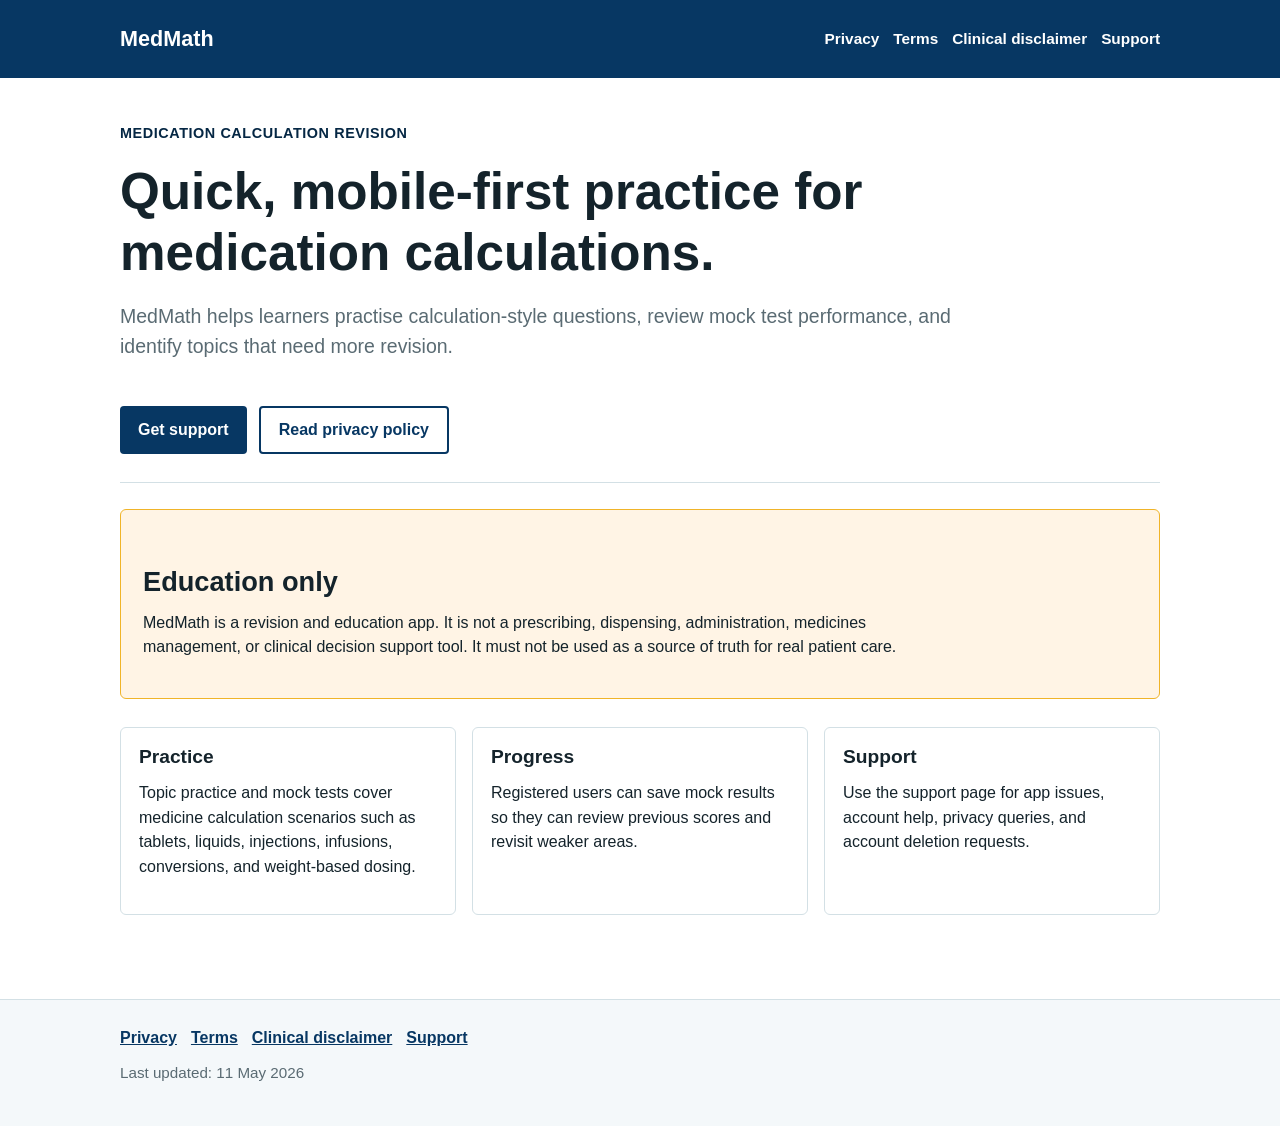
<file: index.html>
<!doctype html>
<html lang="en-GB">
  <head>
    <meta charset="utf-8" />
    <meta name="viewport" content="width=device-width, initial-scale=1" />
    <title>MedMath</title>
    <meta
      name="description"
      content="MedMath is a mobile medication calculation revision app for education and practice."
    />
    <link rel="stylesheet" href="assets/site.css" />
  </head>
  <body>
    <header class="site-header">
      <div class="header-inner">
        <a class="brand" href="index.html">MedMath</a>
        <nav class="nav" aria-label="Main navigation">
          <a href="privacy.html">Privacy</a>
          <a href="terms.html">Terms</a>
          <a href="disclaimer.html">Clinical disclaimer</a>
          <a href="support.html">Support</a>
        </nav>
      </div>
    </header>

    <main class="main">
      <section class="hero">
        <p class="eyebrow">Medication calculation revision</p>
        <h1>Quick, mobile-first practice for medication calculations.</h1>
        <p class="lead">
          MedMath helps learners practise calculation-style questions,
          review mock test performance, and identify topics that need more
          revision.
        </p>
        <div class="button-row">
          <a class="button" href="support.html">Get support</a>
          <a class="button secondary" href="privacy.html">Read privacy policy</a>
        </div>
      </section>

      <section class="panel warning">
        <h2>Education only</h2>
        <p>
          MedMath is a revision and education app. It is not a
          prescribing, dispensing, administration, medicines management, or
          clinical decision support tool. It must not be used as a source of
          truth for real patient care.
        </p>
      </section>

      <section class="grid" aria-label="Key information">
        <article class="tile">
          <h2>Practice</h2>
          <p>
            Topic practice and mock tests cover medicine calculation scenarios
            such as tablets, liquids, injections, infusions, conversions, and
            weight-based dosing.
          </p>
        </article>
        <article class="tile">
          <h2>Progress</h2>
          <p>
            Registered users can save mock results so they can review previous
            scores and revisit weaker areas.
          </p>
        </article>
        <article class="tile">
          <h2>Support</h2>
          <p>
            Use the support page for app issues, account help, privacy queries,
            and account deletion requests.
          </p>
        </article>
      </section>
    </main>

    <footer class="site-footer">
      <div class="footer-inner">
        <div class="footer-links">
          <a href="privacy.html">Privacy</a>
          <a href="terms.html">Terms</a>
          <a href="disclaimer.html">Clinical disclaimer</a>
          <a href="support.html">Support</a>
        </div>
        <p class="meta">Last updated: 11 May 2026</p>
      </div>
    </footer>
  </body>
</html>
</file>
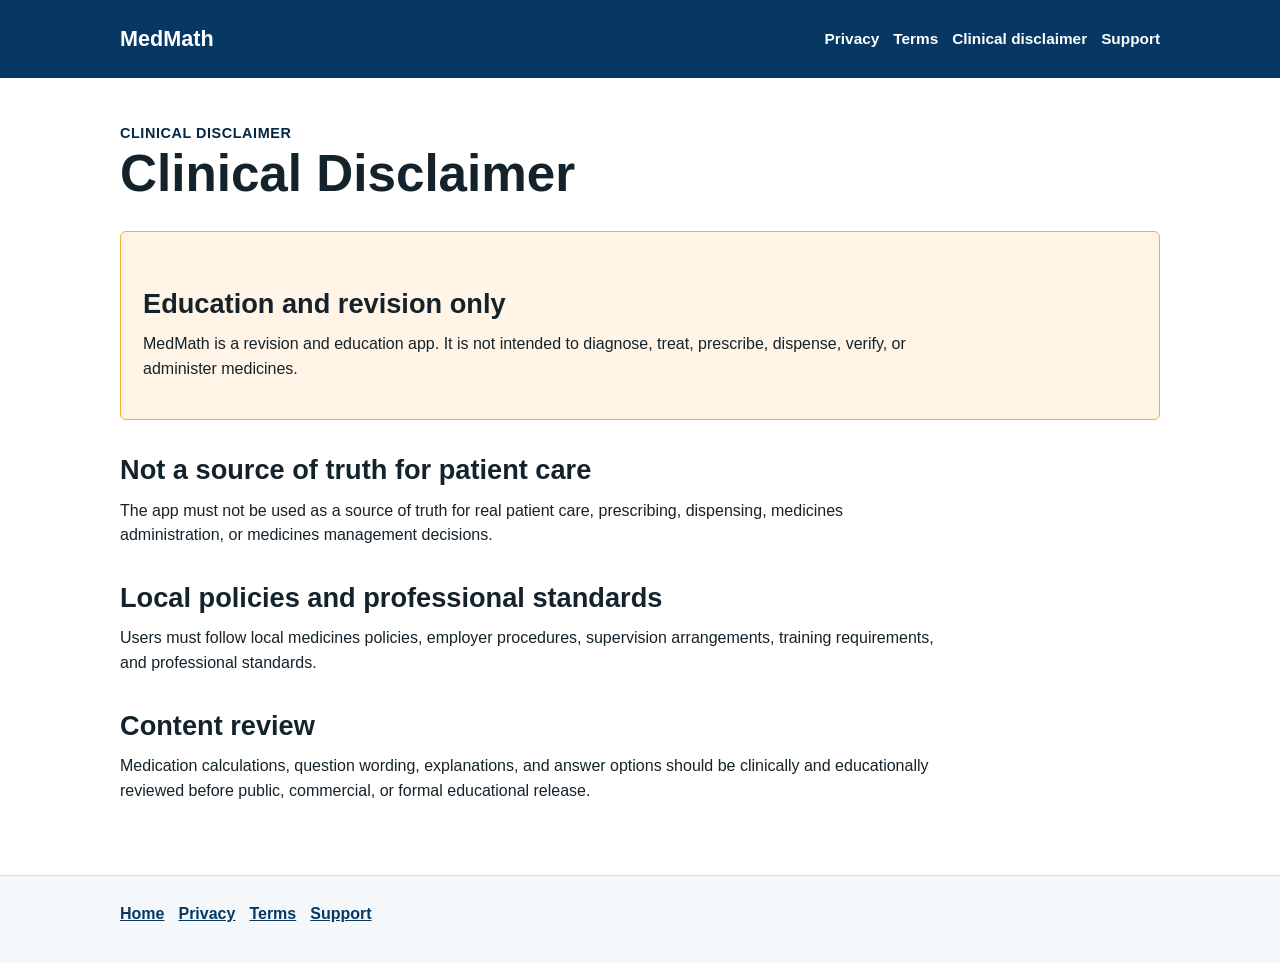
<file: disclaimer.html>
<!doctype html>
<html lang="en-GB">
  <head>
    <meta charset="utf-8" />
    <meta name="viewport" content="width=device-width, initial-scale=1" />
    <title>Clinical Disclaimer | MedMath</title>
    <meta
      name="description"
      content="Clinical disclaimer for the MedMath revision app."
    />
    <link rel="stylesheet" href="assets/site.css" />
  </head>
  <body>
    <header class="site-header">
      <div class="header-inner">
        <a class="brand" href="index.html">MedMath</a>
        <nav class="nav" aria-label="Main navigation">
          <a href="privacy.html">Privacy</a>
          <a href="terms.html">Terms</a>
          <a href="disclaimer.html">Clinical disclaimer</a>
          <a href="support.html">Support</a>
        </nav>
      </div>
    </header>

    <main class="main">
      <p class="eyebrow">Clinical Disclaimer</p>
      <h1>Clinical Disclaimer</h1>

      <section class="panel warning">
        <h2>Education and revision only</h2>
        <p>
          MedMath is a revision and education app. It is not intended
          to diagnose, treat, prescribe, dispense, verify, or administer
          medicines.
        </p>
      </section>

      <h2>Not a source of truth for patient care</h2>
      <p>
        The app must not be used as a source of truth for real patient care,
        prescribing, dispensing, medicines administration, or medicines
        management decisions.
      </p>

      <h2>Local policies and professional standards</h2>
      <p>
        Users must follow local medicines policies, employer procedures,
        supervision arrangements, training requirements, and professional
        standards.
      </p>

      <h2>Content review</h2>
      <p>
        Medication calculations, question wording, explanations, and answer
        options should be clinically and educationally reviewed before public,
        commercial, or formal educational release.
      </p>
    </main>

    <footer class="site-footer">
      <div class="footer-inner">
        <div class="footer-links">
          <a href="index.html">Home</a>
          <a href="privacy.html">Privacy</a>
          <a href="terms.html">Terms</a>
          <a href="support.html">Support</a>
        </div>
      </div>
    </footer>
  </body>
</html>
</file>
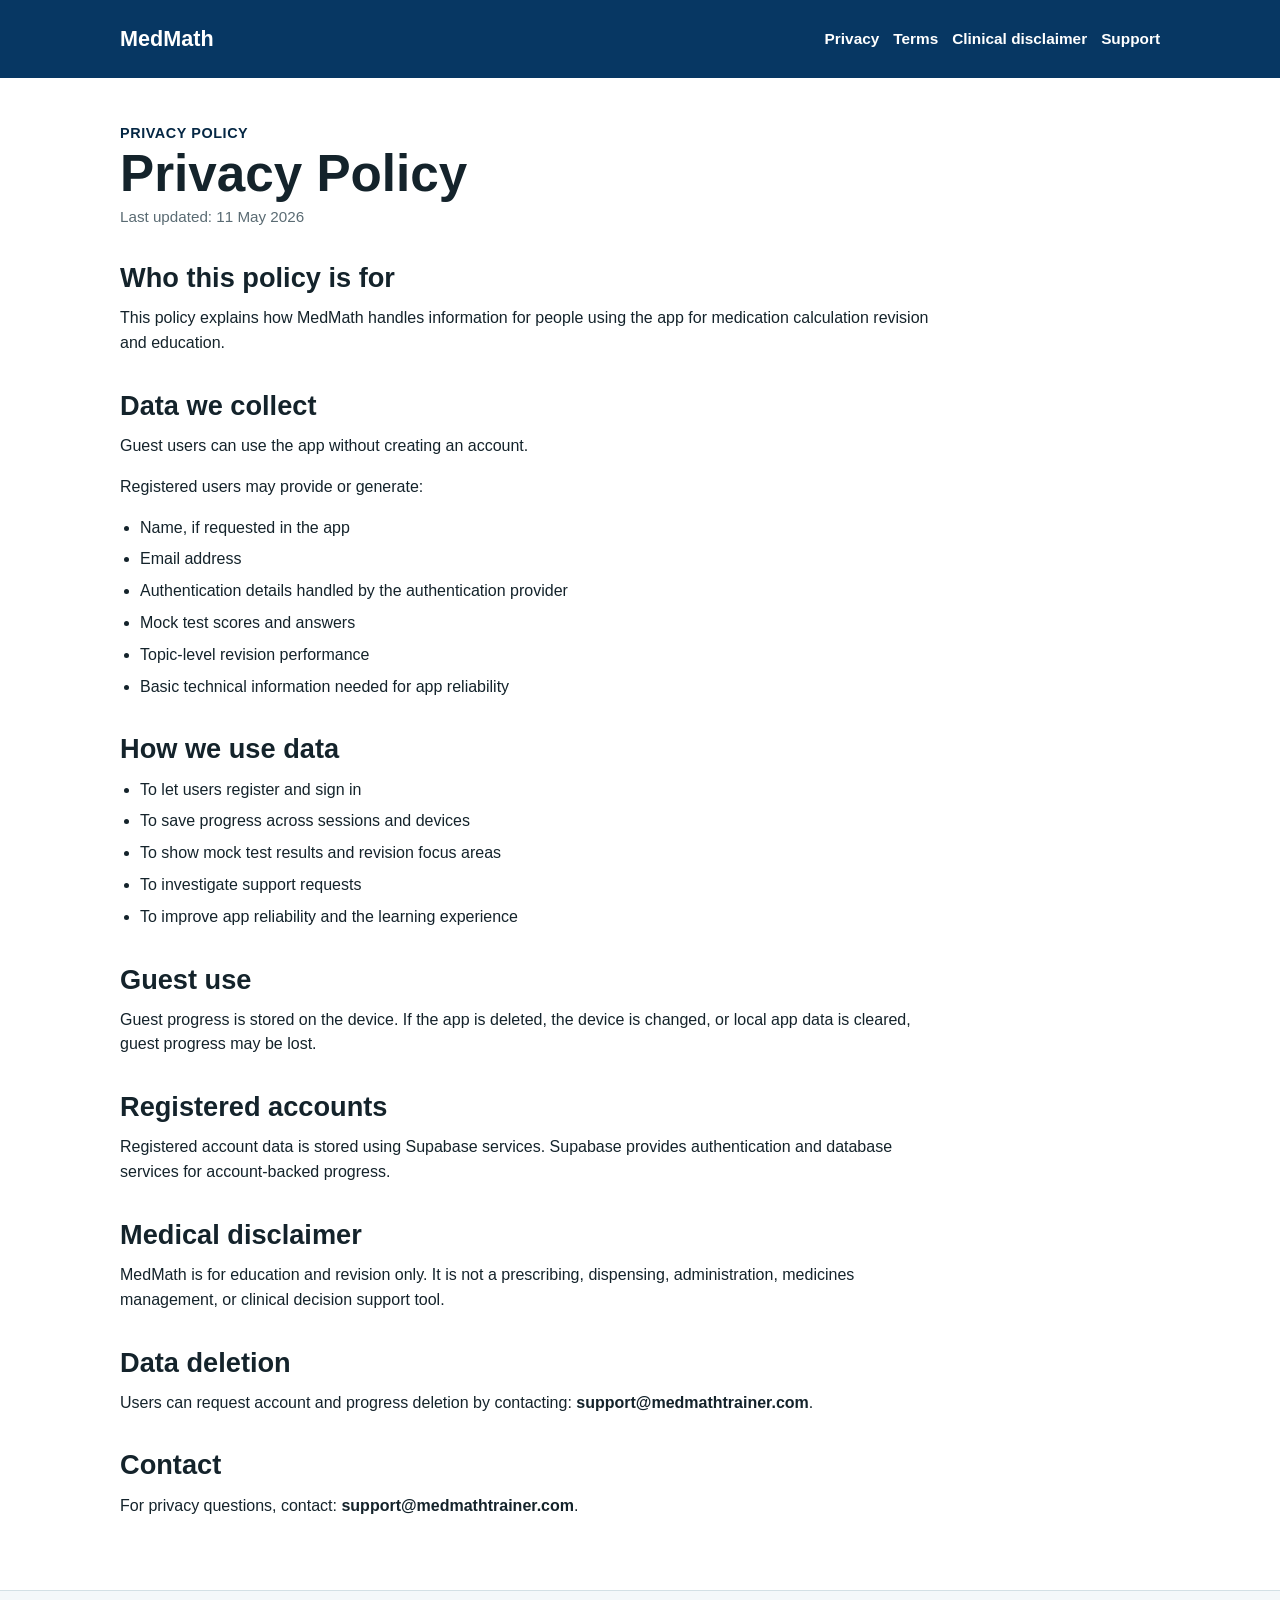
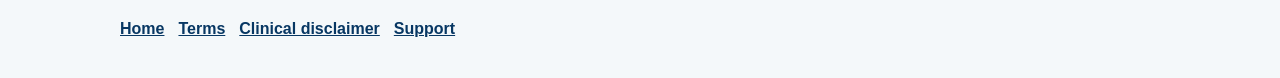
<file: privacy.html>
<!doctype html>
<html lang="en-GB">
  <head>
    <meta charset="utf-8" />
    <meta name="viewport" content="width=device-width, initial-scale=1" />
    <title>Privacy Policy | MedMath</title>
    <meta
      name="description"
      content="Privacy policy for the MedMath revision app."
    />
    <link rel="stylesheet" href="assets/site.css" />
  </head>
  <body>
    <header class="site-header">
      <div class="header-inner">
        <a class="brand" href="index.html">MedMath</a>
        <nav class="nav" aria-label="Main navigation">
          <a href="privacy.html">Privacy</a>
          <a href="terms.html">Terms</a>
          <a href="disclaimer.html">Clinical disclaimer</a>
          <a href="support.html">Support</a>
        </nav>
      </div>
    </header>

    <main class="main">
      <p class="eyebrow">Privacy Policy</p>
      <h1>Privacy Policy</h1>
      <p class="meta">Last updated: 11 May 2026</p>

      <h2>Who this policy is for</h2>
      <p>
        This policy explains how MedMath handles information for
        people using the app for medication calculation revision and education.
      </p>

      <h2>Data we collect</h2>
      <p>Guest users can use the app without creating an account.</p>
      <p>Registered users may provide or generate:</p>
      <ul>
        <li>Name, if requested in the app</li>
        <li>Email address</li>
        <li>Authentication details handled by the authentication provider</li>
        <li>Mock test scores and answers</li>
        <li>Topic-level revision performance</li>
        <li>Basic technical information needed for app reliability</li>
      </ul>

      <h2>How we use data</h2>
      <ul>
        <li>To let users register and sign in</li>
        <li>To save progress across sessions and devices</li>
        <li>To show mock test results and revision focus areas</li>
        <li>To investigate support requests</li>
        <li>To improve app reliability and the learning experience</li>
      </ul>

      <h2>Guest use</h2>
      <p>
        Guest progress is stored on the device. If the app is deleted, the
        device is changed, or local app data is cleared, guest progress may be
        lost.
      </p>

      <h2>Registered accounts</h2>
      <p>
        Registered account data is stored using Supabase services. Supabase
        provides authentication and database services for account-backed
        progress.
      </p>

      <h2>Medical disclaimer</h2>
      <p>
        MedMath is for education and revision only. It is not a
        prescribing, dispensing, administration, medicines management, or
        clinical decision support tool.
      </p>

      <h2>Data deletion</h2>
      <p>
        Users can request account and progress deletion by contacting:
        <strong>support@medmathtrainer.com</strong>.
      </p>

      <h2>Contact</h2>
      <p>
        For privacy questions, contact:
        <strong>support@medmathtrainer.com</strong>.
      </p>
    </main>

    <footer class="site-footer">
      <div class="footer-inner">
        <div class="footer-links">
          <a href="index.html">Home</a>
          <a href="terms.html">Terms</a>
          <a href="disclaimer.html">Clinical disclaimer</a>
          <a href="support.html">Support</a>
        </div>
      </div>
    </footer>
  </body>
</html>
</file>
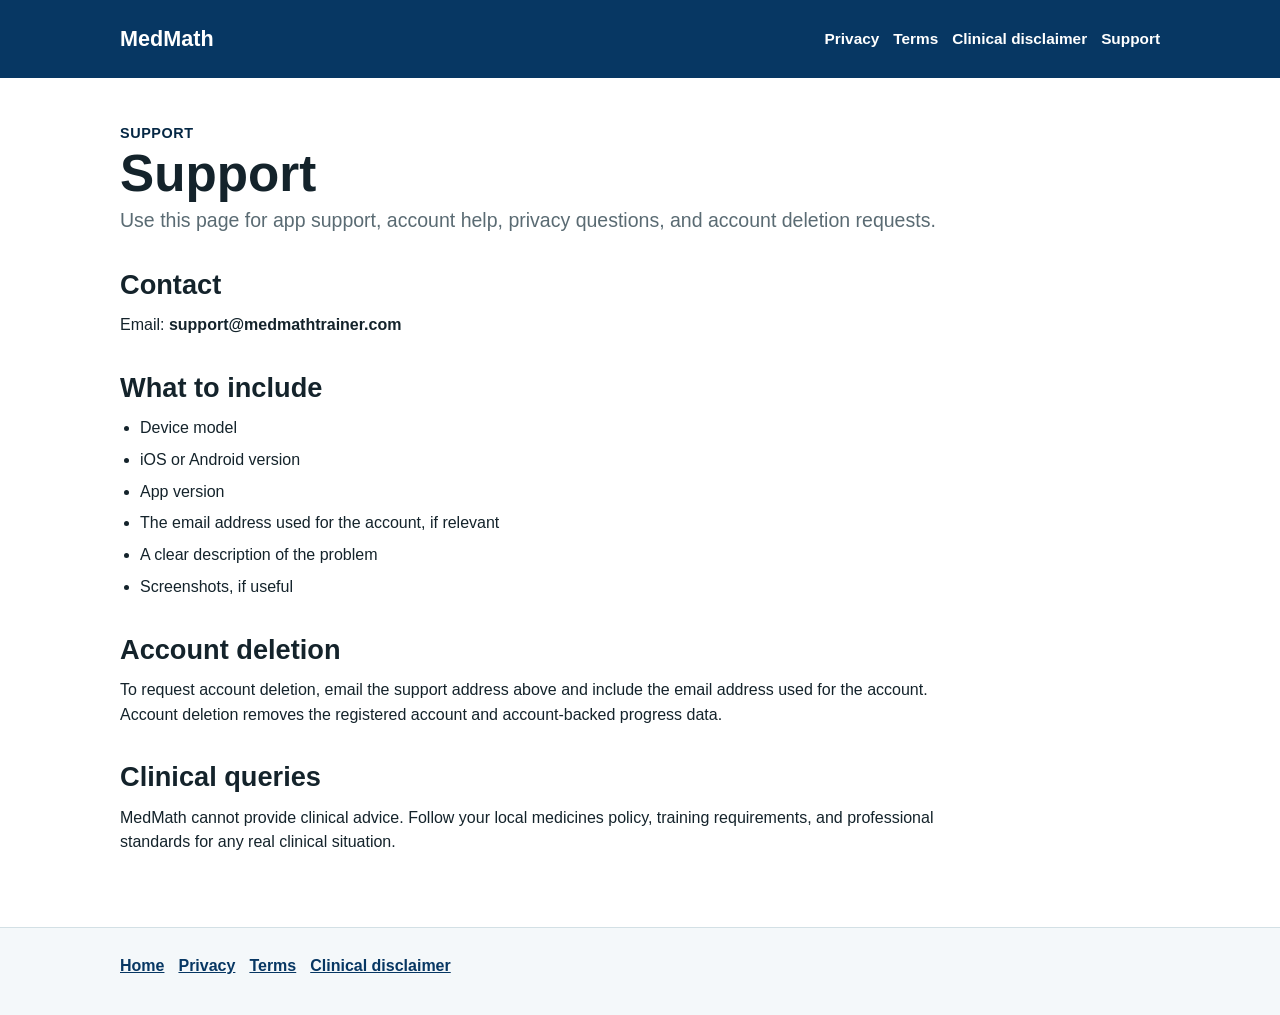
<file: support.html>
<!doctype html>
<html lang="en-GB">
  <head>
    <meta charset="utf-8" />
    <meta name="viewport" content="width=device-width, initial-scale=1" />
    <title>Support | MedMath</title>
    <meta
      name="description"
      content="Support information for the MedMath revision app."
    />
    <link rel="stylesheet" href="assets/site.css" />
  </head>
  <body>
    <header class="site-header">
      <div class="header-inner">
        <a class="brand" href="index.html">MedMath</a>
        <nav class="nav" aria-label="Main navigation">
          <a href="privacy.html">Privacy</a>
          <a href="terms.html">Terms</a>
          <a href="disclaimer.html">Clinical disclaimer</a>
          <a href="support.html">Support</a>
        </nav>
      </div>
    </header>

    <main class="main">
      <p class="eyebrow">Support</p>
      <h1>Support</h1>
      <p class="lead">
        Use this page for app support, account help, privacy questions, and
        account deletion requests.
      </p>

      <h2>Contact</h2>
      <p>
        Email: <strong>support@medmathtrainer.com</strong>
      </p>

      <h2>What to include</h2>
      <ul>
        <li>Device model</li>
        <li>iOS or Android version</li>
        <li>App version</li>
        <li>The email address used for the account, if relevant</li>
        <li>A clear description of the problem</li>
        <li>Screenshots, if useful</li>
      </ul>

      <h2>Account deletion</h2>
      <p>
        To request account deletion, email the support address above and include
        the email address used for the account. Account deletion removes the
        registered account and account-backed progress data.
      </p>

      <h2>Clinical queries</h2>
      <p>
        MedMath cannot provide clinical advice. Follow your local
        medicines policy, training requirements, and professional standards for
        any real clinical situation.
      </p>
    </main>

    <footer class="site-footer">
      <div class="footer-inner">
        <div class="footer-links">
          <a href="index.html">Home</a>
          <a href="privacy.html">Privacy</a>
          <a href="terms.html">Terms</a>
          <a href="disclaimer.html">Clinical disclaimer</a>
        </div>
      </div>
    </footer>
  </body>
</html>
</file>
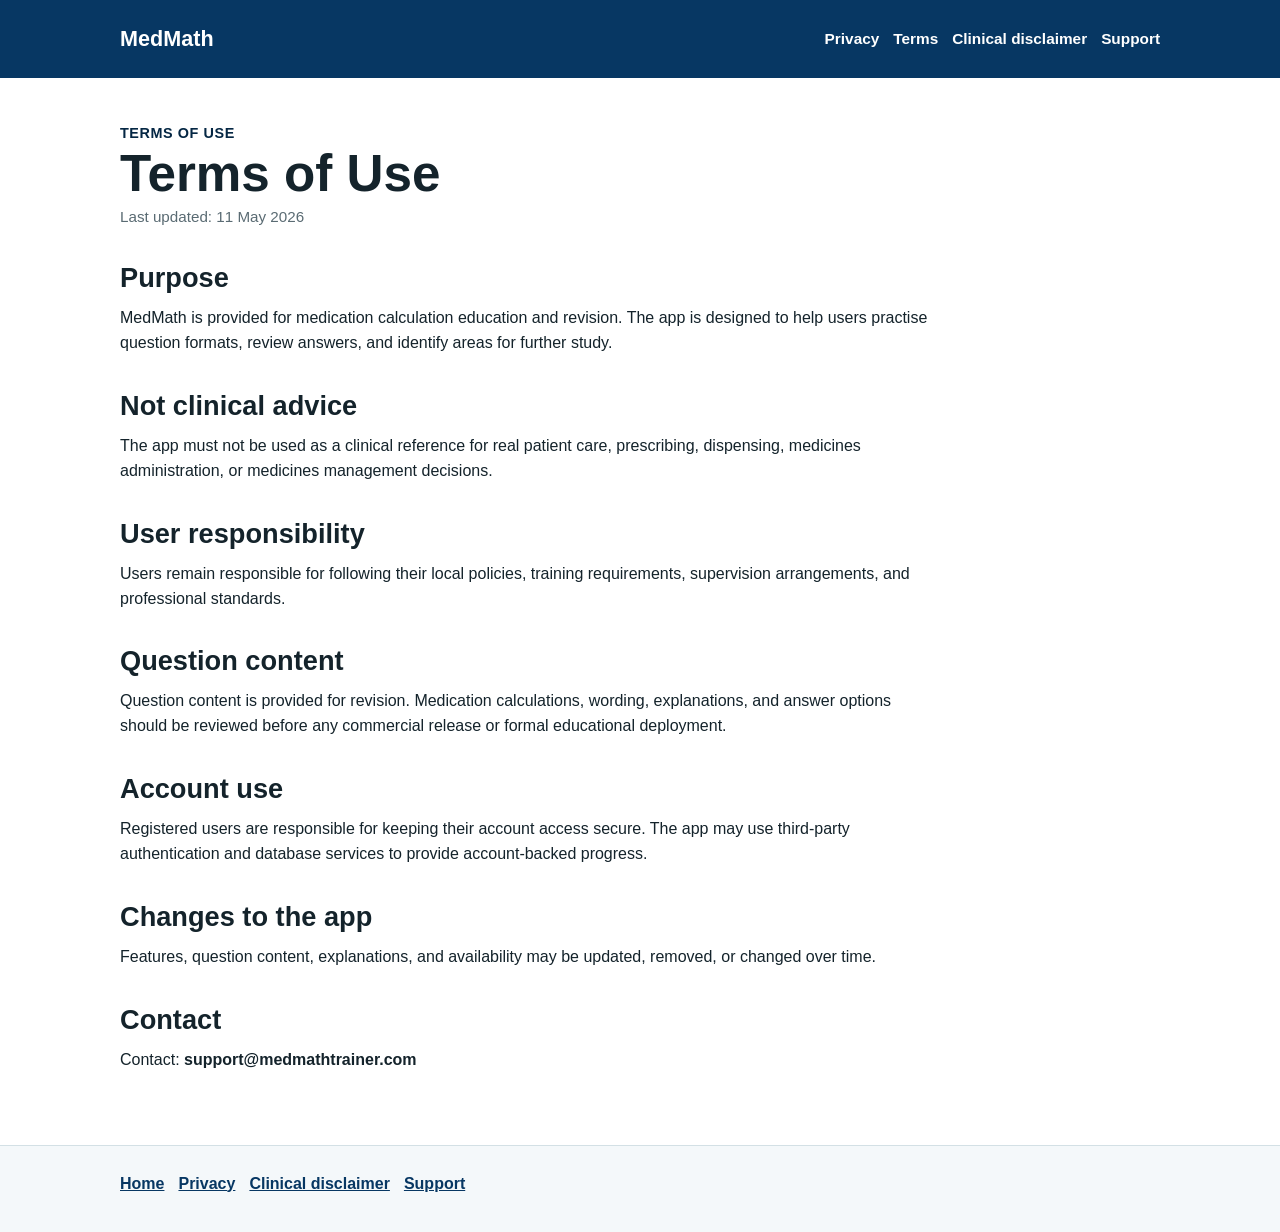
<file: terms.html>
<!doctype html>
<html lang="en-GB">
  <head>
    <meta charset="utf-8" />
    <meta name="viewport" content="width=device-width, initial-scale=1" />
    <title>Terms of Use | MedMath</title>
    <meta
      name="description"
      content="Terms of use for the MedMath revision app."
    />
    <link rel="stylesheet" href="assets/site.css" />
  </head>
  <body>
    <header class="site-header">
      <div class="header-inner">
        <a class="brand" href="index.html">MedMath</a>
        <nav class="nav" aria-label="Main navigation">
          <a href="privacy.html">Privacy</a>
          <a href="terms.html">Terms</a>
          <a href="disclaimer.html">Clinical disclaimer</a>
          <a href="support.html">Support</a>
        </nav>
      </div>
    </header>

    <main class="main">
      <p class="eyebrow">Terms of Use</p>
      <h1>Terms of Use</h1>
      <p class="meta">Last updated: 11 May 2026</p>

      <h2>Purpose</h2>
      <p>
        MedMath is provided for medication calculation education and
        revision. The app is designed to help users practise question formats,
        review answers, and identify areas for further study.
      </p>

      <h2>Not clinical advice</h2>
      <p>
        The app must not be used as a clinical reference for real patient care,
        prescribing, dispensing, medicines administration, or medicines
        management decisions.
      </p>

      <h2>User responsibility</h2>
      <p>
        Users remain responsible for following their local policies, training
        requirements, supervision arrangements, and professional standards.
      </p>

      <h2>Question content</h2>
      <p>
        Question content is provided for revision. Medication calculations,
        wording, explanations, and answer options should be reviewed before any
        commercial release or formal educational deployment.
      </p>

      <h2>Account use</h2>
      <p>
        Registered users are responsible for keeping their account access
        secure. The app may use third-party authentication and database services
        to provide account-backed progress.
      </p>

      <h2>Changes to the app</h2>
      <p>
        Features, question content, explanations, and availability may be
        updated, removed, or changed over time.
      </p>

      <h2>Contact</h2>
      <p>
        Contact: <strong>support@medmathtrainer.com</strong>
      </p>
    </main>

    <footer class="site-footer">
      <div class="footer-inner">
        <div class="footer-links">
          <a href="index.html">Home</a>
          <a href="privacy.html">Privacy</a>
          <a href="disclaimer.html">Clinical disclaimer</a>
          <a href="support.html">Support</a>
        </div>
      </div>
    </footer>
  </body>
</html>
</file>
<file: assets/site.css>
:root {
  color-scheme: light;
  --nhs-blue: #073763;
  --nhs-dark-blue: #052744;
  --nhs-green: #0ea7a5;
  --ink: #14232b;
  --muted: #5a6b73;
  --border: #d3e0e5;
  --soft: #f4f8fa;
  --warning: #fff4e5;
  --warning-border: #f0b429;
}

* {
  box-sizing: border-box;
}

body {
  margin: 0;
  font-family: Arial, Helvetica, sans-serif;
  color: var(--ink);
  background: #ffffff;
  line-height: 1.55;
}

a {
  color: var(--nhs-blue);
  font-weight: 700;
}

.site-header {
  background: var(--nhs-blue);
  color: #ffffff;
}

.header-inner,
.main,
.footer-inner {
  width: min(1040px, calc(100% - 32px));
  margin: 0 auto;
}

.header-inner {
  display: flex;
  gap: 20px;
  align-items: center;
  justify-content: space-between;
  min-height: 78px;
  padding: 16px 0;
}

.brand {
  color: #ffffff;
  font-size: 1.35rem;
  font-weight: 800;
  text-decoration: none;
}

.nav {
  display: flex;
  flex-wrap: wrap;
  gap: 14px;
}

.nav a {
  color: #ffffff;
  font-size: 0.96rem;
  text-decoration: none;
}

.nav a:hover,
.nav a:focus {
  text-decoration: underline;
}

.main {
  padding: 44px 0 56px;
}

.hero {
  display: grid;
  gap: 18px;
  padding-bottom: 28px;
  border-bottom: 1px solid var(--border);
}

.eyebrow {
  margin: 0;
  color: var(--nhs-dark-blue);
  font-size: 0.9rem;
  font-weight: 800;
  letter-spacing: 0.04em;
  text-transform: uppercase;
}

h1,
h2,
h3 {
  line-height: 1.18;
}

h1 {
  max-width: 780px;
  margin: 0;
  font-size: clamp(2rem, 4vw, 3.35rem);
}

h2 {
  margin: 34px 0 12px;
  font-size: 1.7rem;
}

h3 {
  margin: 24px 0 8px;
  font-size: 1.18rem;
}

p {
  max-width: 820px;
  margin: 0 0 16px;
}

ul {
  max-width: 840px;
  margin: 0 0 18px 20px;
  padding: 0;
}

li {
  margin: 7px 0;
}

.lead {
  max-width: 840px;
  color: var(--muted);
  font-size: 1.22rem;
}

.panel {
  margin: 26px 0;
  padding: 22px;
  border: 1px solid var(--border);
  border-radius: 6px;
  background: var(--soft);
}

.warning {
  border-color: var(--warning-border);
  background: var(--warning);
}

.grid {
  display: grid;
  grid-template-columns: repeat(3, minmax(0, 1fr));
  gap: 16px;
  margin: 28px 0;
}

.tile {
  padding: 18px;
  border: 1px solid var(--border);
  border-radius: 6px;
  background: #ffffff;
}

.tile h2 {
  margin-top: 0;
  font-size: 1.2rem;
}

.button-row {
  display: flex;
  flex-wrap: wrap;
  gap: 12px;
  margin-top: 10px;
}

.button {
  display: inline-flex;
  align-items: center;
  justify-content: center;
  min-height: 44px;
  padding: 10px 18px;
  border-radius: 4px;
  background: var(--nhs-blue);
  color: #ffffff;
  text-decoration: none;
}

.button.secondary {
  border: 2px solid var(--nhs-blue);
  background: #ffffff;
  color: var(--nhs-blue);
}

.meta {
  color: var(--muted);
  font-size: 0.95rem;
}

.site-footer {
  border-top: 1px solid var(--border);
  background: var(--soft);
}

.footer-inner {
  padding: 26px 0;
}

.footer-links {
  display: flex;
  flex-wrap: wrap;
  gap: 14px;
  margin-bottom: 10px;
}

@media (max-width: 720px) {
  .header-inner {
    align-items: flex-start;
    flex-direction: column;
  }

  .nav {
    gap: 10px 14px;
  }

  .main {
    padding-top: 32px;
  }

  .grid {
    grid-template-columns: 1fr;
  }
}
</file>
